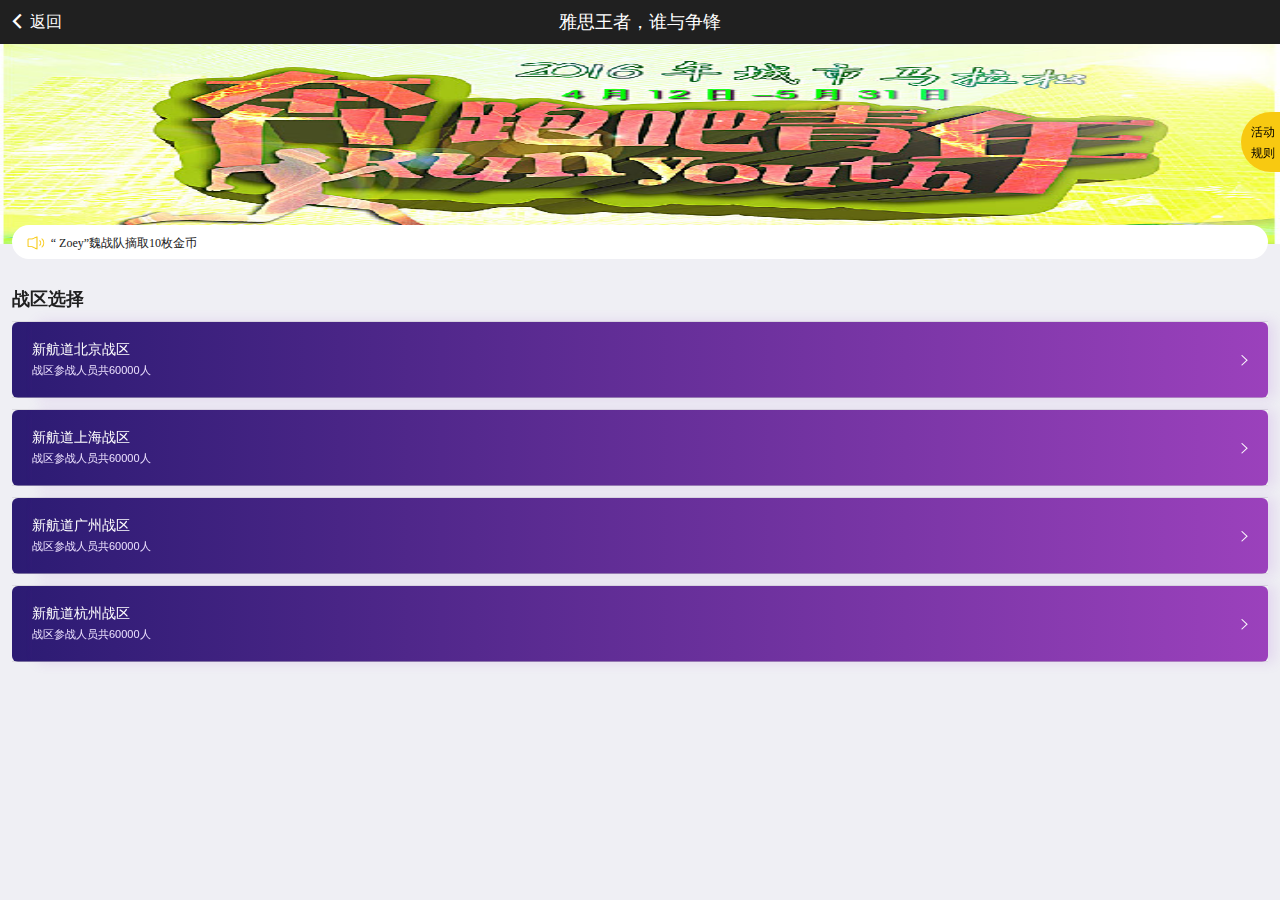
<file: index.html>
<!DOCTYPE html>
<html>

	<head>
		<meta charset="utf-8">
		<meta name="viewport" content="width=device-width,initial-scale=1,minimum-scale=1,maximum-scale=1,user-scalable=no" />
		<title></title>
		<link href="css/mui.min.css" rel="stylesheet" />
		<link rel="stylesheet" type="text/css" href="css/xhdstyle.css" />
		<link rel="stylesheet" type="text/css" href="css/phone.css"/>
		<style type="text/css">
			.home-page .my-title img {
				height: 200px;
				width: 100%;
			}
			
			.home-page .activity-rules {
				position: absolute;
				right: 0;
				top: 68px;
				background: #F8C911;
				height: 60px;
				border-radius: 60px 0 0 60px;
				padding: 10px 5px 10px 10px;
				font-size: 12px;
				color: #333333;
			}
			
			.home-page .activity-rules .activity-rules2 {
				margin: 0;
				padding: 0;
			}
			
			.home-page .headline {
				height: 34px;
				background: rgba(255, 255, 255, 1);
				border-radius: 17px;
				box-shadow: 4px px 6px rgba(108, 110, 121, 0.2);
				margin: -24px 12px 0 12px;
				position: relative;
				z-index: 286;
				line-height: 34px;
			}
			
			.home-page .headline img {
				width: 20.5px;
				height: 18px;
				margin-left: 13.5px;
				vertical-align: middle;
			}
			
			.home-page .headline .title {
				font-size: 12px;
				font-family: PingFang-SC-Medium;
				color: #202020;
			}
			
			.home-page .region-list {
				margin-top: 30px;
				margin: 30px 12px 12px 12px;
			}
			
			.home-page .region-list-title {
				color: #202020;
				font-size: 18px;
				font-family: PingFang-SC-Heavy;
				color: rgba(32, 32, 32, 1);
				font-weight: bold;
			}
			
			.home-page .mui-table-view {
				margin-top: 12px;
				border-radius: 6px;
				background: linear-gradient(to right, #2C1B73, #9B41BC);
			}
			
			.home-page .mui-table-view-cell>a:not(.mui-btn) {
				position: relative;
				display: block;
				overflow: hidden;
				margin: 17px 0 0 0;
				padding: 0;
				white-space: nowrap;
				text-overflow: ellipsis;
				color: inherit;
				border-radius: 6px;
			}
			
			.home-page .mui-table-view .mui-table-view-cell {
				height: 76px;
				box-shadow: 6px 0px 12px rgba(154, 74, 205, 0.15);
				padding: 0;
				margin: 0 0 0 20px;
			}
			
			.home-page .mui-table-view .mui-table-view-cell .me-title {
				color: #fff;
				font-size: 14px;
			}
			
			.home-page .mui-table-view .mui-table-view-cell .me-hint {
				color: #EDE2FF;
				font-size: 11px;
			}
			
			.mui-navigate-right:after,
			.mui-push-left:after,
			.mui-push-right:after {
				font-family: Muiicons;
				font-size: inherit;
				line-height: 1;
				position: absolute;
				top: 40%;
				display: inline-block;
				-webkit-transform: translateY(-50%);
				transform: translateY(-50%);
				text-decoration: none;
				color: #fff;
				-webkit-font-smoothing: antialiased;
				height: 9px;
				width: 17px;
			}
			
			.mui-navigate-right.mui-active {
				background: linear-gradient(to right, #2C1B73, #9B41BC);
			}
			
		
			
			.mui-popover {
				bottom: 20%;
				right: 0;
				position: absolute;
				z-index: 999;
				display: none;
				-webkit-transition: opacity .3s;
				transition: opacity .3s;
				-webkit-transition-property: opacity;
				transition-property: opacity;
				-webkit-transform: none;
				transform: none;
				opacity: 0;
				border-radius: 12px;
				width: 80%;
				background-color: #f7f7f7;
				-webkit-box-shadow: 0 0 15px rgba(0, 0, 0, .1);
				box-shadow: 0 0 15px rgba(0, 0, 0, .1);
			}
			
			.mui-popover.mui-active {
				opacity: 1;
				position: absolute;
				margin: 0;
				display: block;
				top: 109px;
				left:10% !important;
			}
		
			
			.mui-popover .mui-popover-arrow:after {
				position: absolute;
				top: 19px;
				left: 0;
				width: 0px;
				height: 0px;
				content: ' ';
				-webkit-transform: rotate(45deg);
				transform: rotate(45deg);
				border-radius: 3px;
			}
			
			.activity-rules-title {
				font-size: 20px;
				color: #000000;
				margin-top: 33.5px;
				text-align: center;
			}
			
			.activity-rules-content {
				margin: 20px 17.5px;
				font-size: 12px;
				color: #666;
			}
			
			.mui-popover-close {
				position: absolute;
				bottom: -15%;
				text-align: center;
				left: 45%;
				color: red;
			}
			
			.mui-popover-close img {
				height: 20px;
				width: 20px;
				margin-top: 8px;
			}
			
			.close-img {
				border: 1px solid #FFFFFF;
				border-radius: 35.5px;
				height: 35.5px;
				width: 35.5px;
				vertical-align: middle;
			}
			
		</style>
	</head>

	<body>
		<header class="mui-bar mui-bar-nav">
			<button type="button" class="mui-action-back mui-left mui-action-back mui-btn  mui-btn-link mui-btn-nav mui-pull-left">
					<span class="mui-icon mui-icon-left-nav"></span>
					<span id="" class="ui-left">返回</span>
		    </button>
			<h1 class="mui-title">雅思王者，谁与争锋</h1>
		</header>
		<div class="mui-content mui-scroll-wrapper home-page">
			<div class="mui-scroll">

				<div class="my-title">
					<img src="img/huodong4.jpg" />
					<div class="activity-rules">
						<a href="#middlePopover">
							<div class="activity-rules2">
								活动
							</div>
							<div class="activity-rules2">
								规则
							</div>
						</a>

					</div>
				</div>
				<div class="headline">
					<img src="img/gonggao.png" />
					<span class="title">
					“ Zoey”魏战队摘取10枚金币
				</span>
				</div>
				<div class="region-list">
					<div class="region-list-title">
						战区选择
					</div>
					<div class="list">
						<ul class="mui-table-view">
							<li class="mui-table-view-cell ">
								<a class="mui-navigate-right" href="view/wings-select.html">
									<div class="frame-div">
										<div class="me-title">新航道北京战区</div>
										<div class="me-hint">战区参战人员共60000人</div>
									</div>
								</a>
							</li>
						</ul>
						<ul class="mui-table-view">
							<li class="mui-table-view-cell ">
								<a class="mui-navigate-right">
									<div class="frame-div">
										<div class="me-title">新航道上海战区</div>
										<div class="me-hint">战区参战人员共60000人</div>
									</div>
								</a>
							</li>
						</ul>
						<ul class="mui-table-view">
							<li class="mui-table-view-cell ">
								<a class="mui-navigate-right">
									<div class="frame-div">
										<div class="me-title">新航道广州战区</div>
										<div class="me-hint">战区参战人员共60000人</div>
									</div>
								</a>
							</li>
						</ul>
						<ul class="mui-table-view">
							<li class="mui-table-view-cell ">
								<a class="mui-navigate-right">
									<div class="frame-div">
										<div class="me-title">新航道杭州战区</div>
										<div class="me-hint">战区参战人员共60000人</div>
									</div>
								</a>
							</li>
						</ul>
					</div>
				</div>
			</div>
		</div>
		<div id="middlePopover" class="mui-popover">
			<!--<div class="mui-popover-arrow"></div>-->
			<div class="mui-scroll-wrapper">
				<div class="mui-scroll">
					<div class="activity-rules-title">
						活动规则
					</div>
					<div class="activity-rules-content">
						1、1分=1积分<br /> 2、每项任务可重复挑战，每次挑战会随机抽取题目，以获得题目最高分作为该任务最终成绩。 <br /> 3、任务分期开放，20每项任务可重复挑战，每次挑战会随机抽取题目，以获得题目最高分作为该任务最终成绩。 任务分期开放，2018.05.05日开放第一个任务，此后每天10:00依次开放相关任务，2018.05.18日开放最后一个任务后，活动结束。
						<br /> 4、可分享战队二维码邀请好友加入战队，与你一起挑战。
						<br /> 5、可邀请好友加油助力，每天最多可邀请100名好友助力，活动期间，每天都可邀请。
						<br /> 6、如果出现违规行为（如：作弊领取等），将取消用户活动资格；同时有权撤销违规交易，收回相关金币；必要时将追究违规用户法律责任。
						<br /> 7、我们将根据活动的实际举办情况对活动规则进行变动或调整，相关变动或调整将公布在活动页面上，并于公布时即时生效。

					</div>
				</div>
			</div>

			<div class="mui-popover-close">
				<div class="close-img">
					<img src="img/close.png" />
				</div>
			</div>

		</div>
		<script src="js/mui.min.js"></script>
		<script type="text/javascript" charset="utf-8">
			mui.init();
			mui(".mui-scroll-wrapper").scroll();
		</script>
	</body>

</html>
</file>
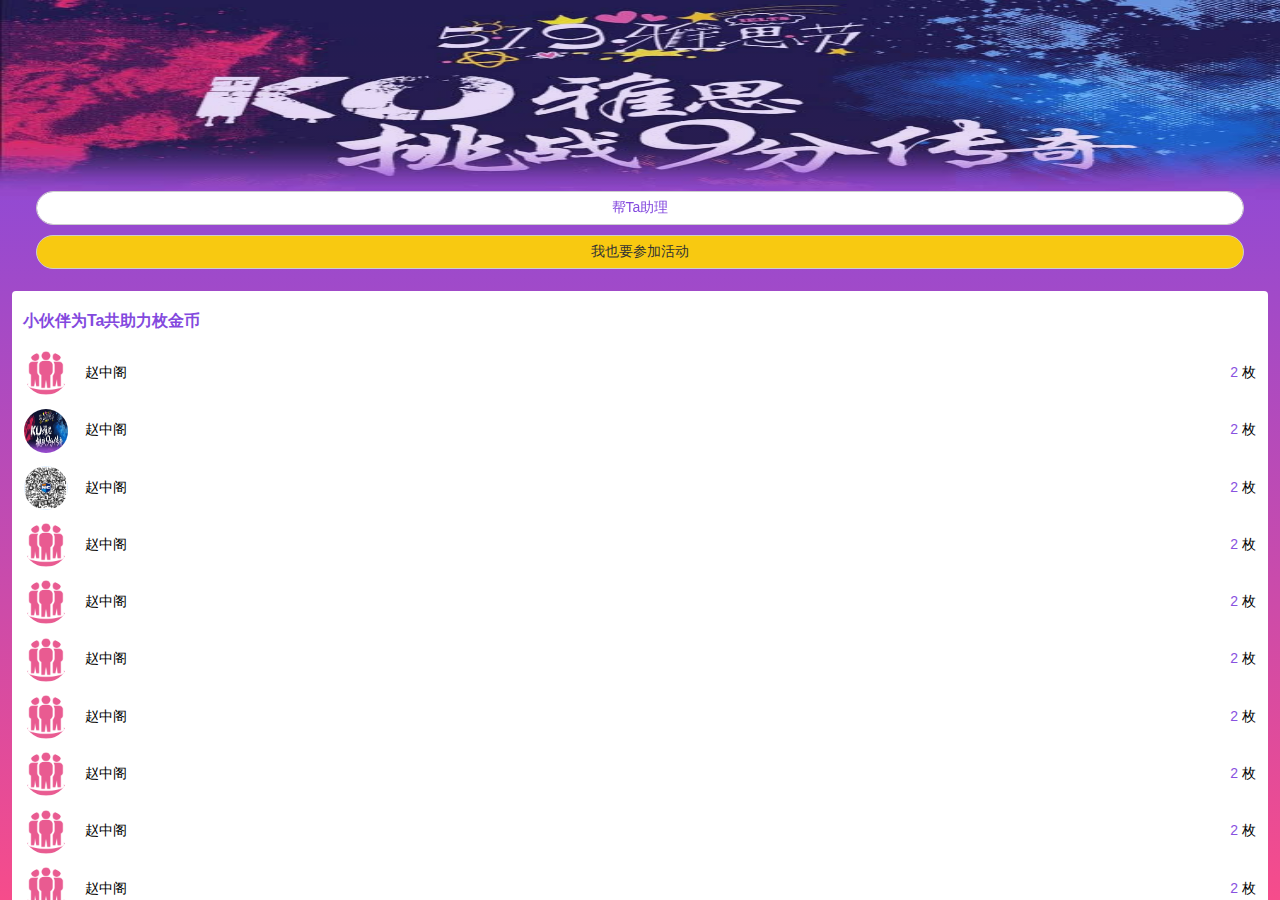
<file: view/friends-help.html>
<!doctype html>
<html>

	<head>
		<meta charset="UTF-8">
		<title>雅思王者，谁与争锋</title>
		<meta name="viewport" content="width=device-width,initial-scale=1,minimum-scale=1,maximum-scale=1,user-scalable=no" />
		<link href="../css/mui.min.css" rel="stylesheet" />
		<link rel="stylesheet" type="text/css" href="../css/xhdstyle.css" />
		<style type="text/css">
			.mui-content.friends-help {
				background: linear-gradient(#7849E6, #F64C8B);
			}
			
			.friends-help .my-title img {
				height: 200px;
				width: 100%;
				opacity: .8;
			}
			
			.friends-help .friends-help {
				height: 34px;
				border-radius: 17px;
				box-shadow: 4px px 6px rgba(108, 110, 121, 0.2);
				margin: -24px 36px 0 36px;
				z-index: 286;
				line-height: 34px;
			}
			
			.friends-help .friends-help button {
				width: 100%;
				border-radius: 17px;
				margin: 10px 0;
				color: #8349DE;
			}
			
			.friends-help .go-in {
				height: 34px;
				border-radius: 17px;
				box-shadow: 4px px 6px rgba(108, 110, 121, 0.2);
				margin: 20px 36px 0 36px;
				z-index: 286;
				line-height: 34px;
			}
			
			.friends-help .go-in button {
				width: 100%;
				border-radius: 17px;
				margin: 0;
				color: #333;
				background: #F8C911;
			}
			
			.friends-list {
				margin: 22px 12px 0 12px;
				background: #FFFFFF;
				border-radius: 4px;
			}
			
			.friends-list .friends-list-tip {
				margin: 0;
				padding: 19px 11px;
				color: #8349DE;
				font-size: 16px;
				font-weight: bold;
			}
			
			.friends-list .friends-list-title {
				line-height: 44px;
				margin: 0;
				padding-bottom: 12px;
			}
			
			.friends-list .friends-list-title img {
				vertical-align: middle;
				height: 44px;
				width: 44px;
				border-radius: 100%;
				margin: 0 12px;
			}
			
			.friends-list .friends-list-title span {
				line-height: 44px;
				font-size: 14px;
				color: #000;
			}
			
			.friends-list .friends-list-title .friends-hader-number {
				line-height: 44px;
				float: right;
				margin-right: 12px;
				font-size: 14px;
			}
			
			.friends-list .friends-list-title .friends-hader-number label {
				color: #8852DF;
			}
			.announcement {
				margin: 12px 12px 32px 12px;
				background: #FFFFFF;
				border-radius: 4px;
				
			}
			.announcement .activity-rules{
				font-size: 16px;
				color: #8349DE;
				padding: 19px 12px;
				font-weight: bold;
				
			}
			.announcement .activity-rules-content{
				font-size: 16px;
				color: #8349DE;
				padding: 0 22.5px 24px 12px;
				font-size: 12px;
				color: #666;
				text-align: left;
			}
		</style>
	</head>

	<body>
		<!--<header class="mui-bar mui-bar-nav">
			<button type="button" class="mui-action-back mui-left mui-action-back mui-btn  mui-btn-link mui-btn-nav mui-pull-left">
					<span class="mui-icon mui-icon-left-nav"></span>
					<span id="" class="ui-left">返回</span>
		    </button>
			<h1 class="mui-title">雅思王者，谁与争锋</h1>
		</header>-->
		<div class="mui-content mui-scroll-wrapper friends-help">
			<div class="mui-scroll">

				<div class="my-title">
					<img src="../img/banner_y.jpg" />
				</div>
				<div class="friends-help">
					<button>帮Ta助理</button>
				</div>

				<div class="go-in">
					<button>我也要参加活动</button>
				</div>
				<div class="friends-list">
					<div class="friends-list-tip">
						小伙伴为Ta共助力枚金币
					</div>
					<div class="friends-list-title">
						<span class="friends-hader-img"><img src="../img/duiwu2.png"/></span>
						<span class="friends-hader-name">赵中阁</span>
						<span class="friends-hader-number"><label>2</label>&nbsp;枚</span>
					</div>
					<div class="friends-list-title">
						<span class="friends-hader-img"><img src="../img/banner_y.jpg"/></span>
						<span class="friends-hader-name">赵中阁</span>
						<span class="friends-hader-number"><label>2</label>&nbsp;枚</span>
					</div>
					<div class="friends-list-title">
						<span class="friends-hader-img"><img src="../img/erweima.png"/></span>
						<span class="friends-hader-name">赵中阁</span>
						<span class="friends-hader-number"><label>2</label>&nbsp;枚</span>
					</div>
					<div class="friends-list-title">
						<span class="friends-hader-img"><img src="../img/duiwu2.png"/></span>
						<span class="friends-hader-name">赵中阁</span>
						<span class="friends-hader-number"><label>2</label>&nbsp;枚</span>
					</div>
					<div class="friends-list-title">
						<span class="friends-hader-img"><img src="../img/duiwu2.png"/></span>
						<span class="friends-hader-name">赵中阁</span>
						<span class="friends-hader-number"><label>2</label>&nbsp;枚</span>
					</div>
					<div class="friends-list-title">
						<span class="friends-hader-img"><img src="../img/duiwu2.png"/></span>
						<span class="friends-hader-name">赵中阁</span>
						<span class="friends-hader-number"><label>2</label>&nbsp;枚</span>
					</div>
					<div class="friends-list-title">
						<span class="friends-hader-img"><img src="../img/duiwu2.png"/></span>
						<span class="friends-hader-name">赵中阁</span>
						<span class="friends-hader-number"><label>2</label>&nbsp;枚</span>
					</div>
					<div class="friends-list-title">
						<span class="friends-hader-img"><img src="../img/duiwu2.png"/></span>
						<span class="friends-hader-name">赵中阁</span>
						<span class="friends-hader-number"><label>2</label>&nbsp;枚</span>
					</div>
					<div class="friends-list-title">
						<span class="friends-hader-img"><img src="../img/duiwu2.png"/></span>
						<span class="friends-hader-name">赵中阁</span>
						<span class="friends-hader-number"><label>2</label>&nbsp;枚</span>
					</div>
					<div class="friends-list-title">
						<span class="friends-hader-img"><img src="../img/duiwu2.png"/></span>
						<span class="friends-hader-name">赵中阁</span>
						<span class="friends-hader-number"><label>2</label>&nbsp;枚</span>
					</div>
					<div class="friends-list-title">
						<span class="friends-hader-img"><img src="../img/duiwu2.png"/></span>
						<span class="friends-hader-name">赵中阁</span>
						<span class="friends-hader-number"><label>2</label>&nbsp;枚</span>
					</div>
				</div>
				<div class="announcement">
					<div class="activity-rules">
						活动规则
					</div>
					<div class="activity-rules-content">
						1、1分=1积分<br /> 2、每项任务可重复挑战，每次挑战会随机抽取题目，以获得题目最高分作为该任务最终成绩。 <br /> 3、任务分期开放，20每项任务可重复挑战，每次挑战会随机抽取题目，以获得题目最高分作为该任务最终成绩。 任务分期开放，2018.05.05日开放第一个任务，此后每天10:00依次开放相关任务，2018.05.18日开放最后一个任务后，活动结束。
						<br /> 4、可分享战队二维码邀请好友加入战队，与你一起挑战。
						<br /> 5、可邀请好友加油助力，每天最多可邀请100名好友助力，活动期间，每天都可邀请。
						<br /> 6、如果出现违规行为（如：作弊领取等），将取消用户活动资格；同时有权撤销违规交易，收回相关金币；必要时将追究违规用户法律责任。
						<br /> 7、我们将根据活动的实际举办情况对活动规则进行变动或调整，相关变动或调整将公布在活动页面上，并于公布时即时生效。
	
					</div>
			
					
				</div>

			</div>
		</div>
		<script src="../js/mui.min.js"></script>
		<script type="text/javascript">
			mui.init()
			mui(".mui-scroll-wrapper ").scroll();
		</script>
	</body>

</html>
</file>
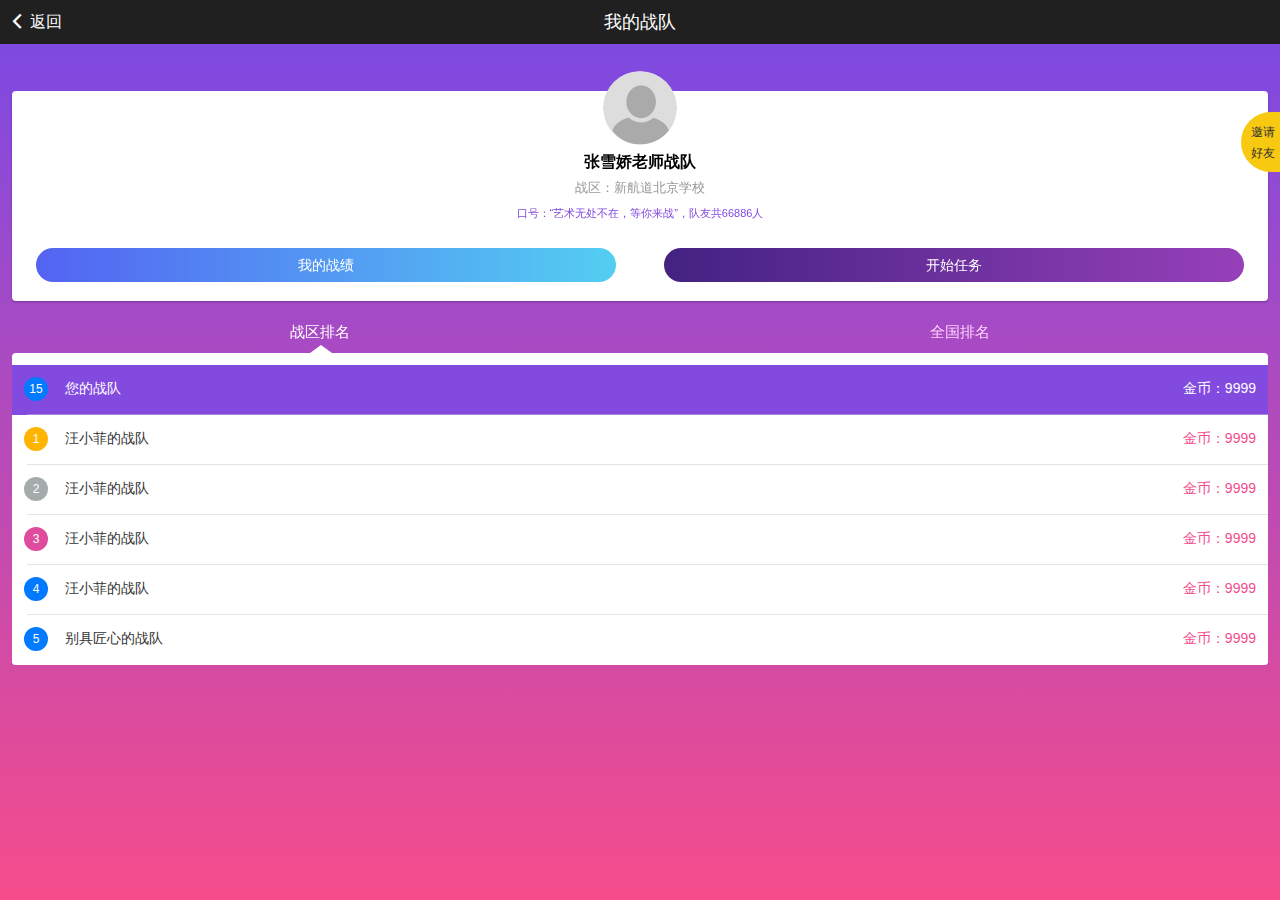
<file: view/my-team.html>
<!doctype html>
<html>

	<head>
		<meta charset="UTF-8">
		<title>我的战队</title>
		<meta name="viewport" content="width=device-width,initial-scale=1,minimum-scale=1,maximum-scale=1,user-scalable=no" />
		<link href="../css/mui.min.css" rel="stylesheet" />
		<link rel="stylesheet" type="text/css" href="../css/xhdstyle.css" />
		<style type="text/css">
			.mui-content.my-team {
				background: linear-gradient(#7849E6, #F64C8B);
			}
			
			.my-card {
				height: 210px;
				background: #fff;
				margin: 47.25px 12px 12px 12px;
				font-size: 14px;
				position: relative;
				overflow: visible;
				border-radius: 4px;
				background-color: #fff;
				background-clip: padding-box;
				box-shadow: 0 1px 2px rgba(0, 0, 0, .3);
			}
			
			.my-card .hader-img {
				text-align: center;
				padding: 0;
				margin: 0;
			}
			
			.my-card .hader-img img {
				height: 74px;
				width: 74px;
				border-radius: 74px;
				margin-top: -20px;
			}
			
			.my-card .my-team-name {
				text-align: center;
				font-size: 16px;
				color: #000000;
				padding: 0;
				margin: 0;
				font-weight: bold;
			}
			
			.my-card .my-team-wings {
				text-align: center;
				font-size: 13px;
				color: #999;
				padding: 0;
				margin: 5px 0 0 0;
			}
			
			.my-card .my-team-catchword {
				text-align: center;
				font-size: 11px;
				color: #824ADF;
				padding: 0;
				margin: 5px 0 0 0;
			}
			
			.my-card .my-record-task {
				margin: 24px 0;
				width: 100%;
				display: flex;
				text-align: center;
			}
			
			.my-card .my-record-task span {
				width: 50%;
				height: 34px;
				line-height: 34px;
				color: #fff;
				border-radius: 17px;
				margin: 0 24px;
			}
			
			.my-card .my-record-task span.record {
				background: linear-gradient(to right, #5363F2, #53CEF2);
			}
			
			.my-card .my-record-task span.task {
				background: linear-gradient(to right, #432282, #9640B9);
			}
			
			.mui-table-view.my-team {
				margin: 0;
				border-radius: 4px;
			}
			
			.mui-table-view.my-team .mui-table-view-cell {
				height: 50px;
				line-height: 25px;
				padding: 11px 12px;
			}
			
			.mui-table-view.my-team .mui-table-view-cell .my-ranking {
				height: 24px;
				width: 24px;
				background: #007AFF;
				border-radius: 100%;
				font-size: 12px;
				color: #fff;
				line-height: 24px;
				text-align: center;
				display: inline-block;
			}
			
			.mui-table-view.my-team .mui-table-view-cell .my-teams {
				margin-left: 13px;
				color: #333;
			}
			
			.mui-table-view.my-team .mui-table-view-cell .my-gold {
				float: right;
				color: #F34C8E;
			}
			
			.mui-table-view.my-team .mui-table-view-cell.my-record .my-gold {
				color: #FFFFFF;
			}
			
			.mui-table-view.my-team .mui-table-view-cell.my-record .my-teams {
				color: #FFFFFF;
			}
			
			.mui-table-view.my-team .mui-table-view-cell.my-record {
				background: #824ADF;
				color: #FFFFFF;
			}
			
			.mui-table-view.my-team .mui-table-view-cell .my-ranking.one {
				background: #ffb400;
			}
			
			.mui-table-view.my-team .mui-table-view-cell .my-ranking.two {
				background: #a5abab;
			}
			
			.mui-table-view.my-team .mui-table-view-cell .my-ranking.three {
				background: #df4c9d;
			}
			
			.scroll1 {
				padding-top: 12px;
				background: #fff;
				margin-left: 12px;
				margin-right: 12px;
				border-radius: 4px;
			}
			
			.slider_control.mui-slider-indicator.mui-segmented-control.mui-segmented-control-inverted .mui-control-item.mui-control-item-tab.mui-active .active {
				width: 0;
				height: 0;
				border-left: 11px solid transparent;
				border-right: 11px solid transparent;
				border-bottom: 8px solid #ffffff;
				left: 50%;
				bottom: 6px;
				margin-left: -10px;
				position: relative;
				border-radius: 0;
				background-color: transparent;
			}
			
			.mui-slider .mui-slider-group {
				font-size: 0;
				position: relative;
				-webkit-transition: all 0s linear;
				transition: all 0s linear;
				white-space: nowrap;
				margin-top: -6px;
				margin-bottom: 12px;
			}
			
			.mui-segmented-control.mui-segmented-control-inverted .mui-control-item {
				color: #FED1FD;
				background: 0 0;
			}
			
			.mui-segmented-control.mui-segmented-control-inverted .mui-control-item.mui-active {
				color: #FFFFFF;
				background: 0 0;
			}
			/**活动规则*/
			
			.activity-rules {
				position: absolute;
				right: 0;
				top: 68px;
				background: #F8C911;
				height: 60px;
				border-radius: 60px 0 0 60px;
				padding: 10px 5px 10px 10px;
				font-size: 12px;
				color: #333333;
			}
			
			.activity-rules .activity-rules2 {
				margin: 0;
				padding: 0;
				color:#333333;
			}
		</style>
	</head>

	<body>
		<header class="mui-bar mui-bar-nav">
			<button type="button" class="mui-action-back mui-left mui-action-back mui-btn  mui-btn-link mui-btn-nav mui-pull-left">
					<span class="mui-icon mui-icon-left-nav"></span>
					<span id="" class="ui-left">返回</span>
		    </button>
			<h1 class="mui-title">我的战队</h1>
		</header>
		<div class="mui-content my-team mui-scroll-wrapper">
			<div class="mui-scroll">
				<div class="my-card">
					<div class="hader-img">
						<img src="../img/hader-img1.png" />
					</div>
					<div class="my-team-name">
						张雪娇老师战队
					</div>
					<div class="my-team-wings">
						战区：新航道北京学校
					</div>
					<div class="my-team-catchword">
						口号：“艺术无处不在，等你来战”，队友共66886人
					</div>
					<div class="my-record-task">
						<span class="record">我的战绩</span>
						<span class="task" id="start_task">开始任务</span>
					</div>
				</div>
				<div class="activity-rules">
					<a href="#middlePopover">
						<div class="activity-rules2">
							邀请
						</div>
						<div class="activity-rules2">
							好友
						</div>
					</a>

				</div>

				<div id="slider" class="mui-slider">
					<div class="slider_taber">
						<div id="sliderSegmentedControl" class="slider_control mui-slider-indicator mui-segmented-control mui-segmented-control-inverted">
							<a activeId="0" class="mui-control-item mui-control-item-tab mui-active">
								<div>战区排名</div>
								<div class="active"></div>

							</a>
							<a activeId="1" class="mui-control-item mui-control-item-tab">
								<div>全国排名</div>
								<div class="active"></div>

							</a>
						</div>
					</div>
					<div class="mui-slider-group">
						<div class="mui-slider-item mui-control-content mui-active">
							<div id="scroll1" class="scroll1">
								<ul id="" class="mui-table-view my-team">
									<li class="mui-table-view-cell my-record">
										<span class="my-ranking">
												15
											</span>
										<span class="my-teams">
											您的战队
										</span>
										<span class="my-gold">
											金币：9999
										</span>
									</li>
									<li class="mui-table-view-cell">
										<span class="my-ranking one">
											1
										</span>
										<span class="my-teams">
											汪小菲的战队
										</span>
										<span class="my-gold">
											金币：9999
										</span>
									</li>
									<li class="mui-table-view-cell">
										<span class="my-ranking two">
											2
										</span>
										<span class="my-teams">
											汪小菲的战队
										</span>
										<span class="my-gold">
											金币：9999
										</span>
									</li>
									<li class="mui-table-view-cell">
										<span class="my-ranking three">
											3
										</span>
										<span class="my-teams">
											汪小菲的战队
										</span>
										<span class="my-gold">
											金币：9999
										</span>
									</li>
									<li class="mui-table-view-cell">
										<span class="my-ranking">
											4
										</span>
										<span class="my-teams">
											汪小菲的战队
										</span>
										<span class="my-gold">
											金币：9999
										</span>
									</li>
									<li class="mui-table-view-cell">
										<span class="my-ranking">
											5
										</span>
										<span class="my-teams">
											别具匠心的战队
										</span>
										<span class="my-gold">
											金币：9999
										</span>
									</li>

								</ul>
							</div>
						</div>

						<div class="mui-slider-item mui-control-conten">
							<div id="scroll2" class="scroll1">
								<ul id="" class="mui-table-view my-team">
									<li class="mui-table-view-cell my-record">
										<span class="my-ranking">
												15
											</span>
										<span class="my-teams">
											您的战队
										</span>
										<span class="my-gold">
											金币：9999
										</span>
									</li>
									<li class="mui-table-view-cell">
										<span class="my-ranking one">
											1
										</span>
										<span class="my-teams">
											汪小菲的战队
										</span>
										<span class="my-gold">
											金币：9999
										</span>
									</li>
									<li class="mui-table-view-cell">
										<span class="my-ranking two">
											2
										</span>
										<span class="my-teams">
											汪小菲的战队
										</span>
										<span class="my-gold">
											金币：9999
										</span>
									</li>
									<li class="mui-table-view-cell">
										<span class="my-ranking three">
											3
										</span>
										<span class="my-teams">
											汪小菲的战队
										</span>
										<span class="my-gold">
											金币：9999
										</span>
									</li>
									<li class="mui-table-view-cell">
										<span class="my-ranking">
											4
										</span>
										<span class="my-teams">
											汪小菲的战队
										</span>
										<span class="my-gold">
											金币：9999
										</span>
									</li>
									<li class="mui-table-view-cell">
										<span class="my-ranking">
											5
										</span>
										<span class="my-teams">
											别具匠心的战队
										</span>
										<span class="my-gold">
											金币：9999
										</span>
									</li>

								</ul>
							</div>
						</div>
					</div>
				</div>
			</div>
		</div>
		<script src="../js/mui.min.js "></script>
		<script type="text/javascript " src="../js/jquery-3.1.1.js "></script>
		<script type="text/javascript ">
			mui.init();
			mui(".mui-scroll-wrapper ").scroll();

			document.querySelector('.mui-slider').addEventListener('slide', function(e) {
				if(e.detail.slideNumber == 0) {
					$('#catalog').addClass('mui-active');
					$('#info').removeClass('mui-active');
				} else if(e.detail.slideNumber == 1) {
					$('#info').addClass('mui-active');
					$('#catalog').removeClass('mui-active');
				}
			});
			//点击切换选项卡
			$('#sliderSegmentedControl').on("tap ", "a ", function(e) {
				var activeId = $(this).attr("activeId");
				console.log("activeId: " + activeId);
				mui('#slider').slider().gotoItem(activeId, 500);
			});
			$("#start_task").click(function(){
				window.location.href= "task-page.html";
			})
		</script>
	</body>

</html>
</file>
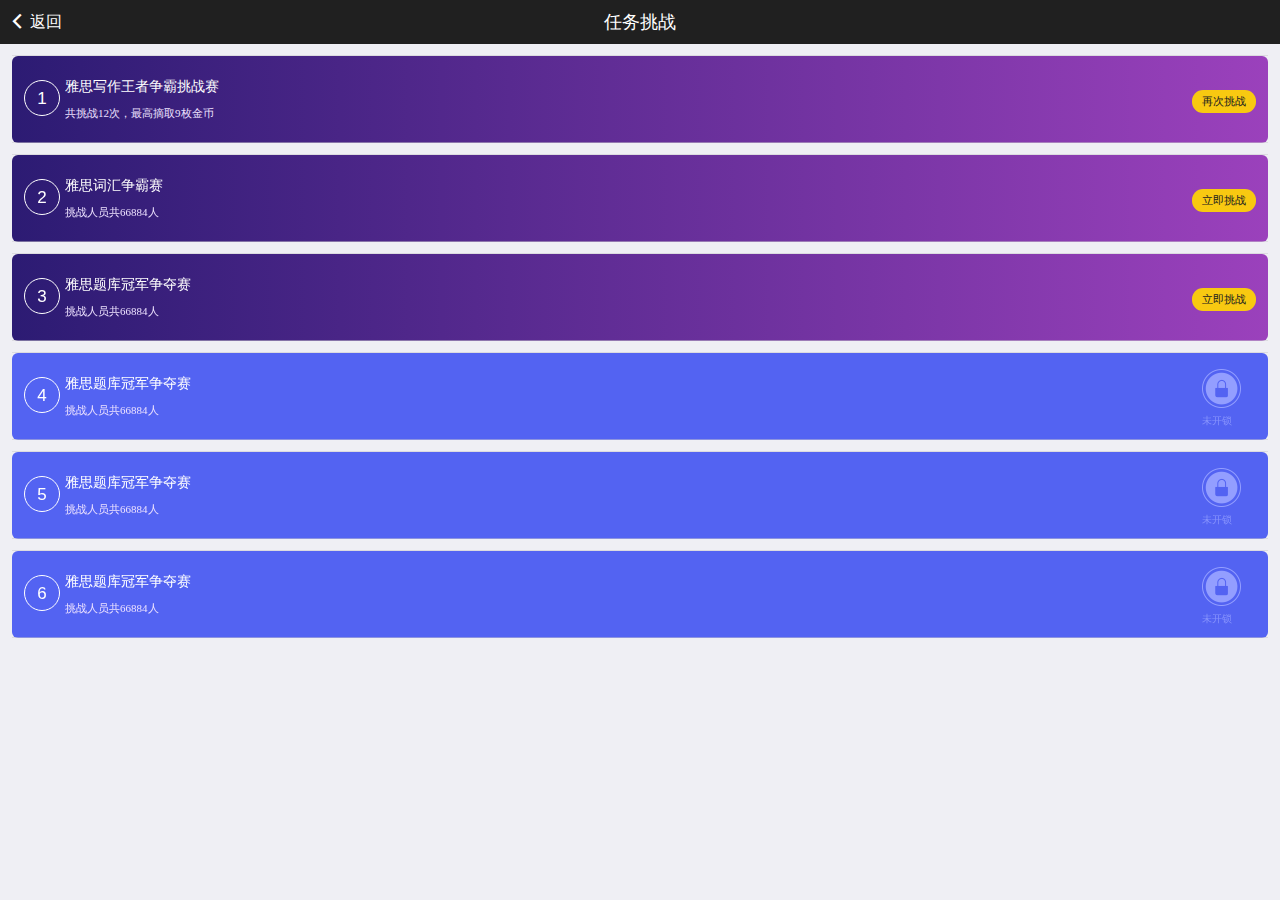
<file: view/task-page.html>
<!doctype html>
<html>

	<head>
		<meta charset="UTF-8">
		<title>任务挑战</title>
		<meta name="viewport" content="width=device-width,initial-scale=1,minimum-scale=1,maximum-scale=1,user-scalable=no" />
		<link href="../css/mui.min.css" rel="stylesheet" />
		<link rel="stylesheet" type="text/css" href="../css/xhdstyle.css" />
		<style type="text/css">
			.task-list {
				margin: 12px 12px 20px 12px;
			}
			
			.mui-table-view {
				background: linear-gradient(to right, #2C1B73, #9B41BC);
				border-radius: 6px;
				margin-top: 12px;
			}
			
			.mui-table-view.mui-wenwancheng {
				background: #5363F2;
			}
			
			.mui-table-view-cell {
				position: relative;
				overflow: hidden;
				padding: 15px 0;
				margin: 18px 0;
				-webkit-touch-callout: none;
			}
			
			.task-list-title {
				font-size: 14px;
				font-family: PingFang-SC-Medium;
				color: #fff;
			}
			
			.task-list-content {
				font-size: 11px;
				font-family: PingFang-SC-Medium;
				color: #EDE2FF;
				margin-top: 6px;
			}
			
			.task-frame {
				margin: 9px 0;
			}
			
			.submit {
				position: absolute;
				top: 38%;
				right: 0;
				background: #F8C911;
				height: 23px;
				width: 64px;
				line-height: 23px;
				border-radius: 11px;
				padding: 0 10px;
				font-size: 11px;
				color: #202020;
				margin-right: 12px;
			}
			
			.mui-media-body {
				margin-right: 70px;
				overflow: hidden;
			}
			
			.mui-media-object.mui-pull-left.my-number {
				height: 36px;
				width: 36px;
				border-radius: 100%;
				margin: 0 auto;
				border: 1px solid #FFFFFF;
				border-radius: 36px;
				text-align: center;
				line-height: 36px;
				margin: 5px 5px 0px 12px;
			}
			
			.mui-table-view .mui-media,
			.mui-table-view .mui-media-body {
				overflow: hidden;
				margin: 0;
			}
			
			.mui-table-view-cell>a:not(.mui-btn) {
				position: relative;
				display: block;
				overflow: hidden;
				margin: -11px 0px;
				padding: inherit;
				white-space: nowrap;
				text-overflow: ellipsis;
				color: inherit;
			}
			
			.mui-media-object.mui-pull-left.my-number span {
				border-color: #FFFFFF;
				border: 1px;
				border-radius: 90px;
				color: #FFFFFF;
			}
			
			.weiwancheng {
				position: absolute;
				top: 0;
				right: 0;
				height: 23px;
				width: 64px;
				line-height: 23px;
				border-radius: 11px;
				padding: 0 10px;
				font-size: 11px;
				color: #202020;
				margin-right: 12px;
			}
			
			.weiwancheng img {
				height: 39px;
				width: 39px;
				margin-top: 12px;
			}
			
			.weiwancheng .weiwancheng-content {
				font-size: 10px;
				color: #8793FD;
				margin-top: -7px;
			}
		</style>
	</head>

	<body>
		<header class="mui-bar mui-bar-nav">
			<button type="button" class="mui-action-back mui-left mui-action-back mui-btn  mui-btn-link mui-btn-nav mui-pull-left">
					<span class="mui-icon mui-icon-left-nav"></span>
					<span id="" class="ui-left">返回</span>
		    </button>
			<h1 class="mui-title">任务挑战</h1>
		</header>
		<div class="mui-content mui-scroll-wrapper">
			<div class="mui-scroll">
				<div class="task-list">
					<ul class="mui-table-view">
						<li class="mui-table-view-cell mui-media">
							<a href="javascript:;">
								<div class="mui-media-object mui-pull-left my-number">
									<span id="">1</span>
								</div>
								<div class="mui-media-body">
									<span class="task-list-title">雅思写作王者争霸挑战赛</span>
									<p class='task-list-content'>共挑战12次，最高摘取9枚金币</p>
								</div>
								<div class="submit">
									再次挑战
								</div>
							</a>
						</li>

					</ul>
					<ul class="mui-table-view">
						<li class="mui-table-view-cell mui-media">
							<a href="javascript:;">
								<div class="mui-media-object mui-pull-left my-number">
									<span id="">2</span>
								</div>
								<div class="mui-media-body">
									<span class="task-list-title">雅思词汇争霸赛</span>
									<p class='task-list-content'>挑战人员共66884人</p>
								</div>
								<div class="submit">
									立即挑战
								</div>
							</a>
						</li>

					</ul>
					<ul class="mui-table-view">
						<li class="mui-table-view-cell mui-media">
							<a href="javascript:;">
								<div class="mui-media-object mui-pull-left my-number">
									<span id="">3</span>
								</div>
								<div class="mui-media-body">
									<span class="task-list-title">雅思题库冠军争夺赛</span>
									<p class='task-list-content'>挑战人员共66884人</p>
								</div>
								<div class="submit">
									立即挑战
								</div>
							</a>
						</li>

					</ul>
					<ul class="mui-table-view mui-wenwancheng">
						<li class="mui-table-view-cell mui-media">
							<a href="javascript:;">
								<div class="mui-media-object mui-pull-left my-number">
									<span id="">4</span>
								</div>
								<div class="mui-media-body">
									<span class="task-list-title">雅思题库冠军争夺赛</span>
									<p class='task-list-content'>挑战人员共66884人</p>
								</div>
								<div class="weiwancheng">
									<img src="../img/weiwancheng.png" />
									<div class="weiwancheng-content">
										未开锁
									</div>
								</div>
							</a>
						</li>

					</ul>
					<ul class="mui-table-view mui-wenwancheng">
						<li class="mui-table-view-cell mui-media">
							<a href="javascript:;">
								<div class="mui-media-object mui-pull-left my-number">
									<span id="">5</span>
								</div>
								<div class="mui-media-body">
									<span class="task-list-title">雅思题库冠军争夺赛</span>
									<p class='task-list-content'>挑战人员共66884人</p>
								</div>
								<div class="weiwancheng">
									<img src="../img/weiwancheng.png" />
									<div class="weiwancheng-content">
										未开锁
									</div>
								</div>
							</a>
						</li>

					</ul>
					<ul class="mui-table-view mui-wenwancheng">
						<li class="mui-table-view-cell mui-media">
							<a href="javascript:;">
								<div class="mui-media-object mui-pull-left my-number">
									<span id="">6</span>
								</div>
								<div class="mui-media-body">
									<span class="task-list-title">雅思题库冠军争夺赛</span>
									<p class='task-list-content'>挑战人员共66884人</p>
								</div>
								<div class="weiwancheng">
									<img src="../img/weiwancheng.png" />
									<div class="weiwancheng-content">
										未开锁
									</div>
								</div>
							</a>
						</li>

					</ul>
				</div>
			</div>
		</div>
		<script src="../js/mui.min.js"></script>
		<script type="text/javascript">
			mui.init();
			mui(".mui-scroll-wrapper").scroll();
		</script>
	</body>

</html>
</file>
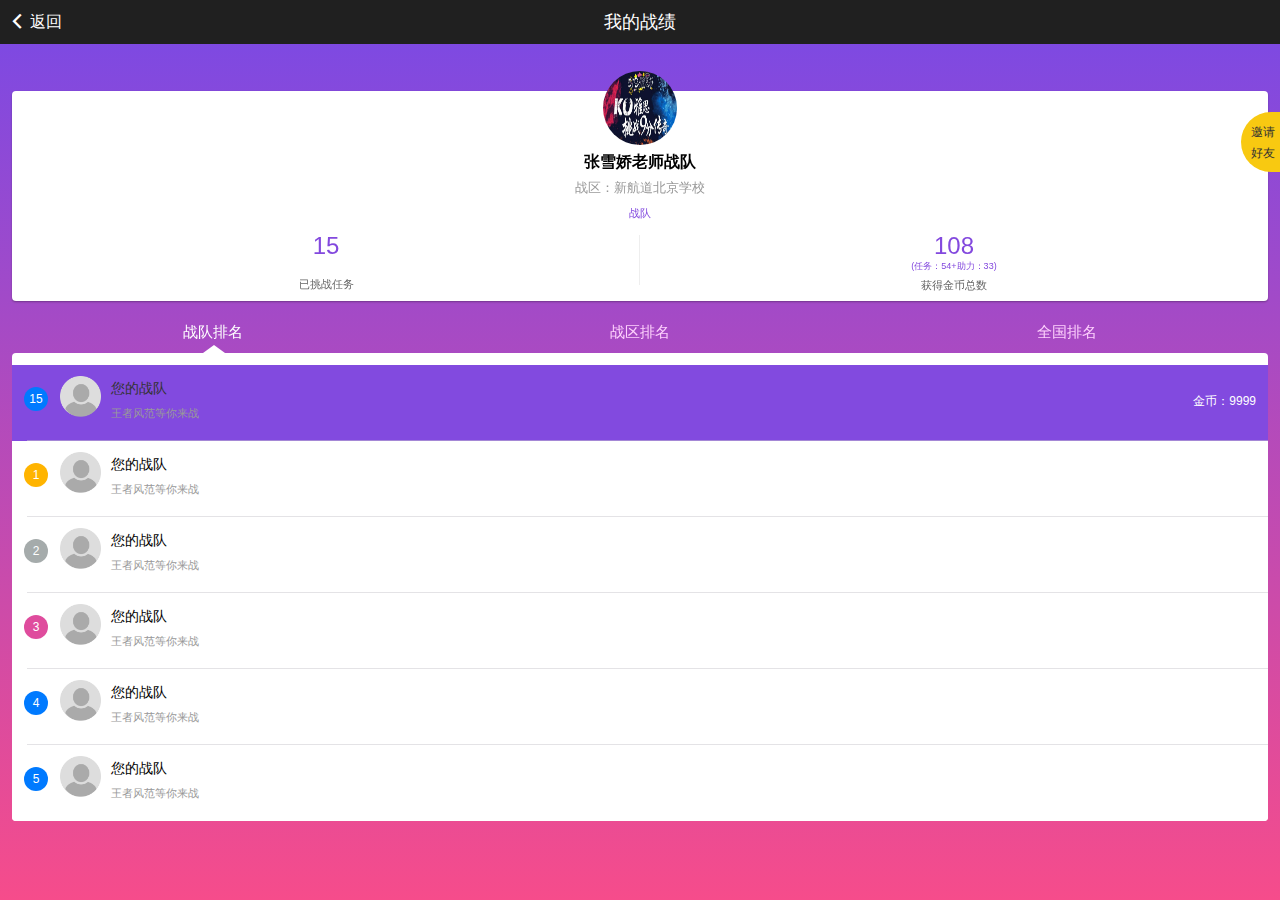
<file: view/team-ranking.html>
<!doctype html>
<html>

	<head>
		<meta charset="UTF-8">
		<title>我的战绩</title>
		<meta name="viewport" content="width=device-width,initial-scale=1,minimum-scale=1,maximum-scale=1,user-scalable=no" />
		<link href="../css/mui.min.css" rel="stylesheet" />
		<link rel="stylesheet" type="text/css" href="../css/xhdstyle.css" />
		<style type="text/css">
			.mui-content.my-team {
				background: linear-gradient(#7849E6, #F64C8B);
			}
			
			.my-card {
				height: 210px;
				background: #fff;
				margin: 47.25px 12px 12px 12px;
				font-size: 14px;
				position: relative;
				overflow: visible;
				border-radius: 4px;
				background-color: #fff;
				background-clip: padding-box;
				box-shadow: 0 1px 2px rgba(0, 0, 0, .3);
			}
			
			.my-card .hader-img {
				text-align: center;
				padding: 0;
				margin: 0;
			}
			
			.my-card .hader-img img {
				height: 74px;
				width: 74px;
				border-radius: 74px;
				margin-top: -20px;
			}
			
			.my-card .my-team-name {
				text-align: center;
				font-size: 16px;
				color: #000000;
				padding: 0;
				margin: 0;
				font-weight: bold;
			}
			
			.my-card .my-team-wings {
				text-align: center;
				font-size: 13px;
				color: #999;
				padding: 0;
				margin: 5px 0 0 0;
			}
			
			.my-card .my-team-catchword {
				text-align: center;
				font-size: 11px;
				color: #824ADF;
				padding: 0;
				margin: 5px 0 0 0;
			}
			
			.my-card .my-record-task {
				margin: 6px 0 0 0;
				width: 100%;
				text-align: center;
			}
			
			.my-card .my-record-task .part {
				float: left;
				width: 50%;
			}
			
			.my-card .my-record-task .part .number {
				font-size: 24px;
				color: #8349DE;
			}
			
			.my-card .my-record-task .part .number-title {
				color: #666666;
				font-size: 11px;
				margin-top: 18px;
			}
			
			.my-card .my-record-task .part .number-title1 {
				color: #666666;
				font-size: 11px;
				padding: 0;
				margin-top: -2px;
			}
			
			.my-card .my-record-task .part .sum-number {
				color: #8349DE;
				font-size: 9px;
			}
			
			.centerdiv {
				width: 50%;
				border-right: 1px solid #EEEEEE;
				padding-bottom: 50px;
				margin-bottom: -51px;
				margin-top: 11px;
			}
			
			.mui-table-view.my-team {
				margin: 0;
				border-radius: 4px;
			}
			
			.mui-table-view.my-team .mui-table-view-cell {
				height: 76px;
				line-height: 25px;
				padding: 11px 12px;
			}
			
			.mui-table-view.my-team .mui-table-view-cell .my-ranking {
				height: 24px;
				width: 24px;
				background: #007AFF;
				border-radius: 100%;
				font-size: 12px;
				color: #fff;
				line-height: 24px;
				text-align: center;
				display: inline-block;
			}
			
			.mui-table-view.my-team .mui-table-view-cell .my-teams {
				margin-left: 13px;
				color: #333;
			}
			
			.mui-table-view.my-team .mui-table-view-cell .my-gold {
				float: right;
				color: #F34C8E;
			}
			
			.mui-table-view.my-team .mui-table-view-cell.my-record .my-gold {
				color: #FFFFFF;
			}
			
			.mui-table-view.my-team .mui-table-view-cell.my-record .my-teams {
				color: #FFFFFF;
			}
			
			.mui-table-view.my-team .mui-table-view-cell.my-record {
				background: #824ADF;
				color: #FFFFFF;
			}
			
			.mui-table-view.my-team .mui-table-view-cell .my-ranking.one {
				background: #ffb400;
			}
			
			.mui-table-view.my-team .mui-table-view-cell .my-ranking.two {
				background: #a5abab;
			}
			
			.mui-table-view.my-team .mui-table-view-cell .my-ranking.three {
				background: #df4c9d;
			}
			
			#scroll1 {
				padding-top: 12px;
				background: #fff;
				margin-left: 12px;
				margin-right: 12px;
				border-radius: 4px;
			}
			
			.mui-slider {
				/* position: relative; */
				z-index: 1;
				overflow: hidden;
				width: 100%;
				margin-bottom: 12px;
			}
			
			.slider_control.mui-slider-indicator.mui-segmented-control.mui-segmented-control-inverted .mui-control-item.mui-control-item-tab.mui-active .active {
				width: 0;
				height: 0;
				border-left: 11px solid transparent;
				border-right: 11px solid transparent;
				border-bottom: 8px solid #ffffff;
				left: 50%;
				bottom: 6px;
				margin-left: -10px;
				position: relative;
				border-radius: 0;
				background-color: transparent;
			}
			
			.mui-slider .mui-slider-group {
				font-size: 0;
				position: relative;
				-webkit-transition: all 0s linear;
				transition: all 0s linear;
				white-space: nowrap;
				margin-top: -6px;
			}
			
			.mui-segmented-control.mui-segmented-control-inverted .mui-control-item {
				color: #FED1FD;
				background: 0 0;
			}
			
			.mui-segmented-control.mui-segmented-control-inverted .mui-control-item.mui-active {
				color: #FFFFFF;
				background: 0 0;
			}
			/**活动规则*/
			
			.activity-rules {
				position: absolute;
				right: 0;
				top: 68px;
				background: #F8C911;
				height: 60px;
				border-radius: 60px 0 0 60px;
				padding: 10px 5px 10px 10px;
				font-size: 12px;
				color: #333333;
			}
			
			.activity-rules .activity-rules2 {
				margin: 0;
				padding: 0;
				color: #333333;
			}
			
			.my-record {
				display: flex;
				width: 100%;
				height: 76px;
				align-content: center;
			}
			
			.my-record .first {
				justify-content: center;
				line-height: 45px;
			}
			
			.my-record .se img {
				height: 41px;
				width: 41px !important;
			}
			
			.my-record .se {
				margin-left: 12px;
			}
			
			.my-record .th {
				margin-left: 10px;
				flex-grow: 0;
				color: #333333;
				font-size: 14px;
			}
			
			.team-names {
				font-size: 11px;
				color: #999999;
			}
			
			.my-record .fr {
				justify-content: flex-start;
				flex: 1;
				text-align: right;
				line-height: 50px;
				margin-left: 6px;
				font-size: 12px;
				color: #F34C8E;
			}
			
			.my-record-flex {
				display: flex;
				width: 100%;
				height: 76px;
				align-content: center;
			}
			
			.my-record-flex .first {
				justify-content: center;
				line-height: 45px;
			}
			
			.my-record .se img {
				height: 41px;
				width: 41px !important;
			}
			
			.my-record-flex .se {
				margin-left: 12px;
			}
			
			.my-record-flex .se img {
				height: 41px;
				width: 41px !important;
			}
			
			.my-record-flex .th {
				margin-left: 10px;
				flex-grow: 0;
			}
			
			.team-names {
				font-size: 11px;
			}
			
			.my-record-flex .fr {
				justify-content: flex-start;
				flex: 1;
				text-align: right;
				line-height: 50px;
				margin-left: 6px;
				font-size: 12px;
				color: #FFFFFF;
			}
		</style>
	</head>

	<body>
		<header class="mui-bar mui-bar-nav">
			<button type="button" class="mui-action-back mui-left mui-action-back mui-btn  mui-btn-link mui-btn-nav mui-pull-left">
					<span class="mui-icon mui-icon-left-nav"></span>
					<span id="" class="ui-left">返回</span>
		    </button>
			<h1 class="mui-title">我的战绩</h1>
		</header>
		<div class="mui-content my-team mui-scroll-wrapper">
			<div class="mui-scroll">
				<div class="my-card">
					<div class="hader-img">
						<img src="../img/banner.jpg" />
					</div>
					<div class="my-team-name">
						张雪娇老师战队
					</div>
					<div class="my-team-wings">
						战区：新航道北京学校
					</div>
					<div class="my-team-catchword">
						战队
					</div>
					<div class="my-record-task">
						<div class="part">
							<div class="number">15</div>
							<div class="number-title">已挑战任务</div>
						</div>
						<div class="centerdiv"></div>
						<div class="part">
							<div class="number">108</div>
							<div class="sum-number">(任务：54+助力：33)</div>
							<div class="number-title1">获得金币总数</div>
						</div>
					</div>
				</div>
				<div class="activity-rules">
					<a href="#middlePopover">
						<div class="activity-rules2">
							邀请
						</div>
						<div class="activity-rules2">
							好友
						</div>
					</a>

				</div>

				<div id="slider" class="mui-slider">
					<div class="slider_taber">
						<div id="sliderSegmentedControl" class="slider_control mui-slider-indicator mui-segmented-control mui-segmented-control-inverted">
							<a activeId="0" class="mui-control-item mui-control-item-tab mui-active">
								<div>战队排名</div>
								<div class="active"></div>

							</a>
							<a activeId="1" class="mui-control-item mui-control-item-tab">
								<div>战区排名</div>
								<div class="active"></div>

							</a>
							<a activeId="2" class="mui-control-item mui-control-item-tab">
								<div>全国排名</div>
								<div class="active"></div>

							</a>
						</div>
					</div>
					<div class="mui-slider-group">
						<div class="mui-slider-item mui-control-content mui-active">
							<div id="scroll1" class="scroll1">
								<ul id="" class="mui-table-view my-team">
									<li class="mui-table-view-cell my-record">
										<div class="first">
											<span class="my-ranking ">
											15
										</span>
										</div>
										<div class="se">
											<img src="../img/hader-img1.png" />
										</div>
										<div class="th">
											<div class="2">
												您的战队
											</div>
											<div class="team-names">
												王者风范等你来战
											</div>
										</div>
										<div class="fr">
											<span class="my-gold">
												金币：9999
											</span>
											
										</div>
									</li>
									<li class="mui-table-view-cell my-record-flex">
										<div class="first">
											<span class="my-ranking one">
											1
										</span>
										</div>
										<div class="se">
											<img src="../img/hader-img1.png" />
										</div>
										<div class="th">
											<div class="2">
												您的战队
											</div>
											<div class="team-names">
												王者风范等你来战
											</div>
										</div>
										<div class="fr">
											金币：9999
										</div>
									</li>
									<li class="mui-table-view-cell my-record-flex">
										<div class="first">
											<span class="my-ranking two">
											2
										</span>
										</div>
										<div class="se">
											<img src="../img/hader-img1.png" />
										</div>
										<div class="th">
											<div class="2">
												您的战队
											</div>
											<div class="team-names">
												王者风范等你来战
											</div>
										</div>
										<div class="fr">
											金币：9999
										</div>
									</li>
									<li class="mui-table-view-cell my-record-flex">
										<div class="first">
											<span class="my-ranking three">
											3
										</span>
										</div>
										<div class="se">
											<img src="../img/hader-img1.png" />
										</div>
										<div class="th">
											<div class="2">
												您的战队
											</div>
											<div class="team-names">
												王者风范等你来战
											</div>
										</div>
										<div class="fr">
											金币：9999
										</div>
									</li>

									<li class="mui-table-view-cell my-record-flex">
										<div class="first">
											<span class="my-ranking">
											4
										</span>
										</div>
										<div class="se">
											<img src="../img/hader-img1.png" />
										</div>
										<div class="th">
											<div class="2">
												您的战队
											</div>
											<div class="team-names">
												王者风范等你来战
											</div>
										</div>
										<div class="fr">
											金币：9999
										</div>
									</li>
									<li class="mui-table-view-cell my-record-flex">
										<div class="first">
											<span class="my-ranking">5</span>
										</div>
										<div class="se">
											<img src="../img/hader-img1.png" />
										</div>
										<div class="th">
											<div class="2">
												您的战队
											</div>
											<div class="team-names">
												王者风范等你来战
											</div>
										</div>
										<div class="fr">
											金币：9999
										</div>
									</li>

								</ul>
							</div>
						</div>

						<div class="mui-slider-item mui-control-conten">
							<div id="scroll2" class="scroll1">
								<ul id="" class="mui-table-view my-team">
									<li class="mui-table-view-cell my-record">
										<span class="my-ranking">
												15
											</span>
										<span class="my-teams">
											您的战队
										</span>
										<span class="my-gold">
											金币：9999
										</span>
									</li>
									<li class="mui-table-view-cell">
										<span class="my-ranking one">
											1
										</span>
										<span class="my-teams">
											汪小菲的战队
										</span>
										<span class="my-gold">
											金币：9999
										</span>
									</li>
									<li class="mui-table-view-cell">
										<span class="my-ranking two">
											2
										</span>
										<span class="my-teams">
											汪小菲的战队
										</span>
										<span class="my-gold">
											金币：9999
										</span>
									</li>
									<li class="mui-table-view-cell">
										<span class="my-ranking three">
											3
										</span>
										<span class="my-teams">
											汪小菲的战队
										</span>
										<span class="my-gold">
											金币：9999
										</span>
									</li>
									<li class="mui-table-view-cell">
										<span class="my-ranking">
											4
										</span>
										<span class="my-teams">
											汪小菲的战队
										</span>
										<span class="my-gold">
											金币：9999
										</span>
									</li>
									<li class="mui-table-view-cell">
										<span class="my-ranking">
											5
										</span>
										<span class="my-teams">
											别具匠心的战队
										</span>
										<span class="my-gold">
											金币：9999
										</span>
									</li>

								</ul>
							</div>
						</div>

						<div class="mui-slider-item mui-control-conten">
							<div id="scroll3" class="scroll1">
								<ul id="" class="mui-table-view my-team">
									<li class="mui-table-view-cell my-record">
										<span class="my-ranking">
												15
											</span>
										<span class="my-teams">
											您的战队
										</span>
										<span class="my-gold">
											金币：9999
										</span>
									</li>
									<li class="mui-table-view-cell">
										<span class="my-ranking one">
											1
										</span>
										<span class="my-teams">
											汪小菲的战队
										</span>
										<span class="my-gold">
											金币：9999
										</span>
									</li>
									<li class="mui-table-view-cell">
										<span class="my-ranking two">
											2
										</span>
										<span class="my-teams">
											汪小菲的战队
										</span>
										<span class="my-gold">
											金币：9999
										</span>
									</li>
									<li class="mui-table-view-cell">
										<span class="my-ranking three">
											3
										</span>
										<span class="my-teams">
											汪小菲的战队
										</span>
										<span class="my-gold">
											金币：9999
										</span>
									</li>
									<li class="mui-table-view-cell">
										<span class="my-ranking">
											4
										</span>
										<span class="my-teams">
											汪小菲的战队
										</span>
										<span class="my-gold">
											金币：9999
										</span>
									</li>
									<li class="mui-table-view-cell">
										<span class="my-ranking">
											5
										</span>
										<span class="my-teams">
											别具匠心的战队
										</span>
										<span class="my-gold">
											金币：9999
										</span>
									</li>

								</ul>
							</div>
						</div>

					</div>
				</div>
			</div>
		</div>
		<script src="../js/mui.min.js "></script>
		<script type="text/javascript " src="../js/jquery-3.1.1.js "></script>
		<script type="text/javascript ">
			mui.init();
			mui(".mui-scroll-wrapper ").scroll();

			document.querySelector('.mui-slider').addEventListener('slide', function(e) {
				if(e.detail.slideNumber == 0) {
					$('#catalog').addClass('mui-active');
					$('#info').removeClass('mui-active');
				} else if(e.detail.slideNumber == 1) {
					$('#info').addClass('mui-active');
					$('#catalog').removeClass('mui-active');
				}
			});
			//点击切换选项卡
			$('#sliderSegmentedControl').on("tap ", "a ", function(e) {
				var activeId = $(this).attr("activeId");
				console.log("activeId: " + activeId);
				mui('#slider').slider().gotoItem(activeId, 500);
			});
			$("#start_task").click(function() {
				window.location.href = "task-page.html";
			})
		</script>
	</body>

</html>
</file>
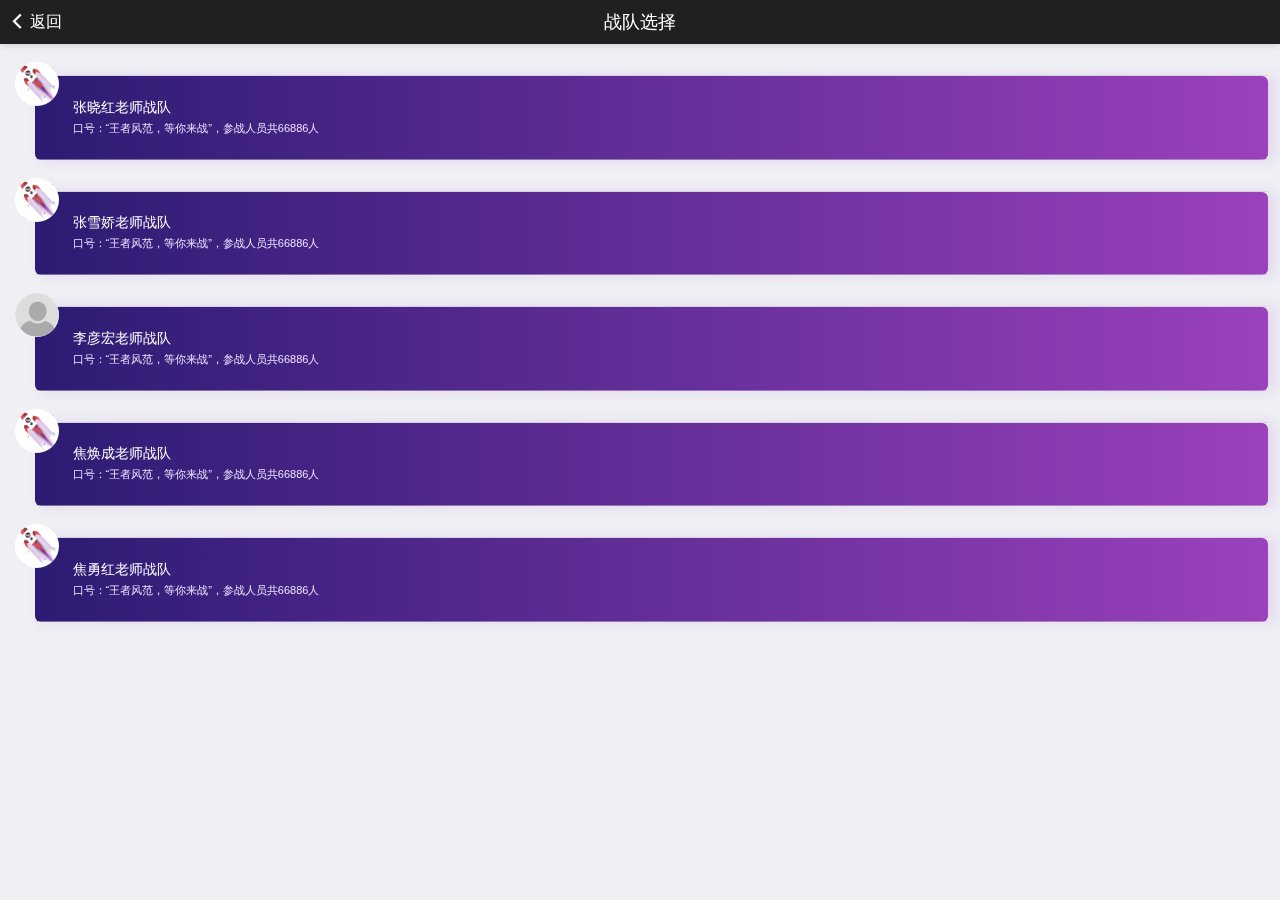
<file: view/wings-select.html>
<!DOCTYPE html>
<html>

	<head>
		<meta charset="utf-8">
		<meta name="viewport" content="width=device-width,initial-scale=1,minimum-scale=1,maximum-scale=1,user-scalable=no" />
		<title>战队选择</title>
		<link href="../css/mui.min.css" rel="stylesheet" />
		<link rel="stylesheet" type="text/css" href="../css/phone.css"/>
		<link rel="stylesheet" type="text/css" href="../css/public.css"/>
		<style type="text/css">
			.mui-bar.mui-bar-nav {
				top: 0;
				background: #202020;
				height: 44px;
				color: #FFFFFF;
			}
			
			.mui-title {
				color: #fff;
				font-size: 18px;
			}
			
			.ui-left {
				color: #fff;
				font-size: 16px;
			}
			
			.mui-icon.mui-icon-left-nav {
				color: #fff;
			}
			
			.wings-select .headline {
				height: 34px;
				background: rgba(255, 255, 255, 1);
				border-radius: 17px;
				box-shadow: 4px 4px 6px rgba(108, 110, 121, 0.2);
				margin: -24px 12px 0 12px;
				position: relative;
				z-index: 286;
				line-height: 34px;
			}
			
			.wings-select .headline img {
				width: 20.5px;
				height: 18px;
				margin-left: 13.5px;
				vertical-align: middle;
			}
			
			.wings-select .headline .title {
				font-size: 12px;
				font-family: PingFang-SC-Medium;
				color: #202020;
			}
			
			.wings-select .region-list {
				margin: 0 12px 12px 0;
			}
			
			.wings-select .mui-table-view {
				margin-top: 32px;
				margin-left: 34.5px;
				border-radius: 6px;
				background: linear-gradient(to right, #2C1B73, #9B41BC);
			}
			
			.wings-select .mui-table-view-cell>a:not(.mui-btn) {
				position: relative;
				display: block;
				overflow: hidden;
				margin: 0;
				padding: 0;
				white-space: nowrap;
				text-overflow: ellipsis;
				color: inherit;
			}
			
			.wings-select .mui-table-view .mui-table-view-cell {
				box-shadow: 6px 0px 12px rgba(154, 74, 205, 0.15);
				margin: 0;
				overflow: visible;
				padding: 1px 4px;
			}
			
			.wings-select .mui-table-view .mui-table-view-cell .me-title {
				color: #fff;
				font-size: 14px;
			}
			
			.wings-select .mui-table-view .mui-table-view-cell .me-hint {
				color: #EDE2FF;
				font-size: 11px;
				/*word-break:keep-all;
				white-space:nowrap;
				overflow:hidden;
				text-overflow:ellipsis;*/
			}
			
			.mui-navigate-right:after,
			.mui-push-left:after,
			.mui-push-right:after {
				font-family: Muiicons;
				font-size: inherit;
				line-height: 1;
				position: absolute;
				top: 40%;
				display: inline-block;
				-webkit-transform: translateY(-50%);
				transform: translateY(-50%);
				text-decoration: none;
				color: #fff;
				-webkit-font-smoothing: antialiased;
				height: 9px;
				width: 17px;
			}
			
			.mui-navigate-right.mui-active {
				background: linear-gradient(to right, #2C1B73, #9B41BC);
			}
			
			.wings-select .mui-table-view .mui-table-view-cell .frame-div {
				margin-left: 34px;
				margin-top: 19.5px;
				margin-bottom: 20px;
				margin-right: 12px;
			}
			
			.wings-select .mui-table-view .mui-table-view-cell .hader-img {
				position: absolute;
				top: -14px;
				left: -20px;
				background-color: #fff;
				height: 44px;
				width: 44px;
				border-radius: 44px;
			}
			
			.wings-select .mui-table-view .mui-table-view-cell .hader-img img {
				width: 44px;
				height: 44px;
				border-radius: 44px;
			}
		</style>
	</head>

	<body>
		<header class="mui-bar mui-bar-nav">
			<button type="button" class="mui-action-back mui-left mui-action-back mui-btn  mui-btn-link mui-btn-nav mui-pull-left">
					<span class="mui-icon mui-icon-left-nav"></span>
					<span id="" class="ui-left">返回</span>
		    </button>
			<h1 class="mui-title">战队选择</h1>
		</header>
		<div class="mui-content mui-scroll-wrapper wings-select">
			<div class="mui-scroll">

				<div class="region-list">
					<div class="list">

						<ul class="mui-table-view" id="list">
							<li class="mui-table-view-cell ">

								<div class="frame-div">
									<div class="me-title">张晓红老师战队</div>
									<div class="me-hint">口号：“王者风范，等你来战”，参战人员共66886人</div>
								</div>
								<div class="hader-img">
									<img src="../img/chengji.png" />
								</div>
							</li>
						</ul>
						<ul class="mui-table-view">
							<li class="mui-table-view-cell ">
								<div class="frame-div">
									<div class="me-title">张雪娇老师战队</div>
									<div class="me-hint">口号：“王者风范，等你来战”，参战人员共66886人</div>
								</div>
								<div class="hader-img">
									<img src="../img/chengji.png" />
								</div>
							</li>
						</ul>
						<ul class="mui-table-view">
							<li class="mui-table-view-cell ">
								<div class="frame-div">
									<div class="me-title">李彦宏老师战队</div>
									<div class="me-hint">口号：“王者风范，等你来战”，参战人员共66886人</div>
								</div>
								<div class="hader-img">
									<img src="../img/hader-img1.png" />
								</div>
							</li>
						</ul>
						<ul class="mui-table-view">
							<li class="mui-table-view-cell ">
								<div class="frame-div">
									<div class="me-title">焦焕成老师战队</div>
									<div class="me-hint">口号：“王者风范，等你来战”，参战人员共66886人</div>
								</div>
								<div class="hader-img">
									<img src="../img/chengji.png" />
								</div>
							</li>
						</ul>
						<ul class="mui-table-view">
							<li class="mui-table-view-cell ">
								<div class="frame-div">
									<div class="me-title">焦勇红老师战队</div>
									<div class="me-hint">口号：“王者风范，等你来战”，参战人员共66886人</div>
								</div>
								<div class="hader-img">
									<img src="../img/chengji.png" />
								</div>
							</li>
						</ul>

						</ul>
					</div>
				</div>
			</div>
		</div>
		<script src="../js/mui.min.js"></script>
		<script src="../js/jquery-3.1.1.js" type="text/javascript" charset="utf-8"></script>
		<script type="text/javascript" charset="utf-8">
			mui.init();
			mui(".mui-scroll-wrapper").scroll();
			$("#list").on("click", "li", function() {
				window.location.href = "selected-force.html"
			});
		</script>
	</body>

</html>
</file>
<file: css/xhdstyle.css>
.mui-bar.mui-bar-nav {
    top: 0;
    background: #202020;
    height: 44px;
    color: #FFFFFF;
    box-shadow: none;
}

.mui-title {
	color: #fff;
	font-size: 18px;
}

.ui-left {
	color: #fff;
	font-size: 16px;
}

.mui-icon.mui-icon-left-nav {
	color: #fff;
}
.mui-content{
	margin: 0;
	padding: 0;
}
</file>
<file: css/phone.css>
/**移动端处理a标签*/

a:link,
a:visited {
	text-decoration: none;
	color: #000000;
}

a {
	text-decoration: none;
	/*去掉下划线*/
}

button,
input {
	-webkit-appearance: none;
}

input {
	outline: none;
	/*去掉外标签*/
	vertical-align: middle;
}

ul {
	margin: 0;
	padding: 0;
	list-style: none;
}
</file>
<file: css/public.css>
.mui-table-view-cell.mui-active {
	background: linear-gradient(to right, #2C1B73, #9B41BC);
}
</file>
